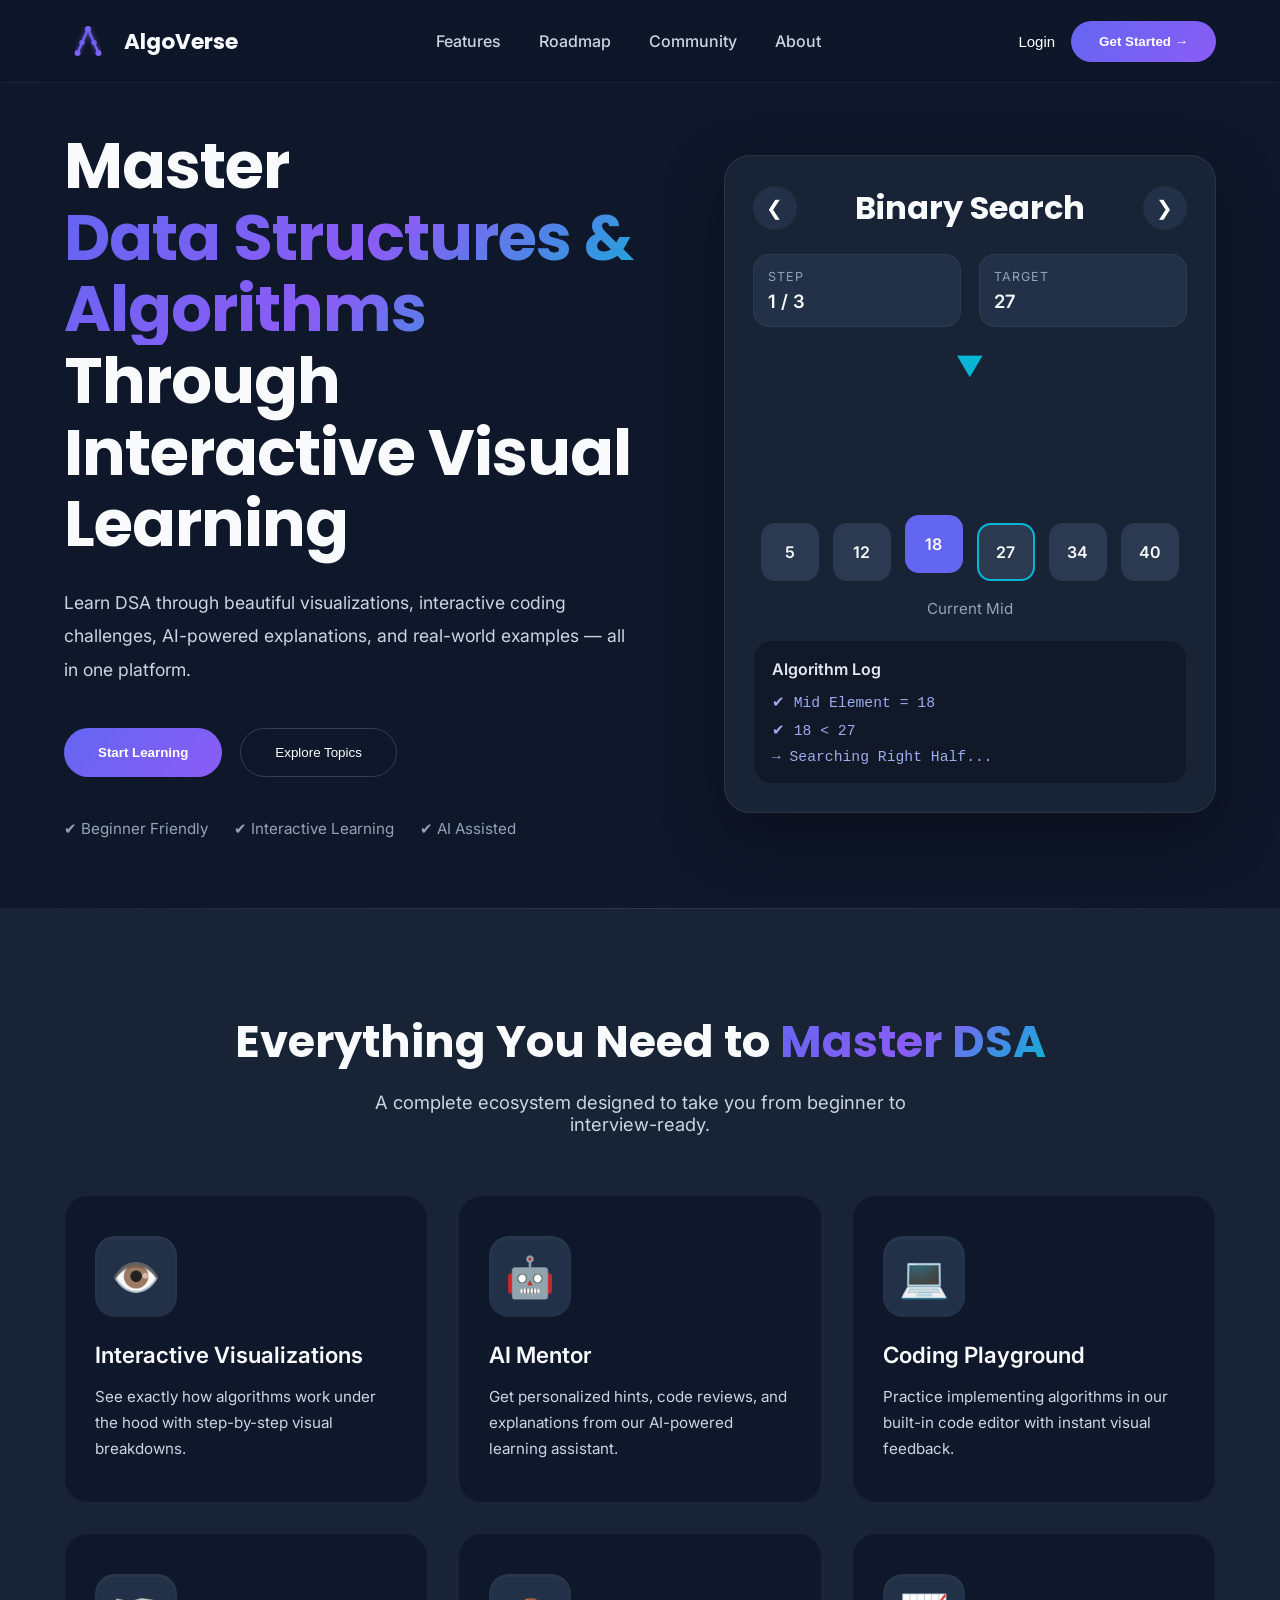
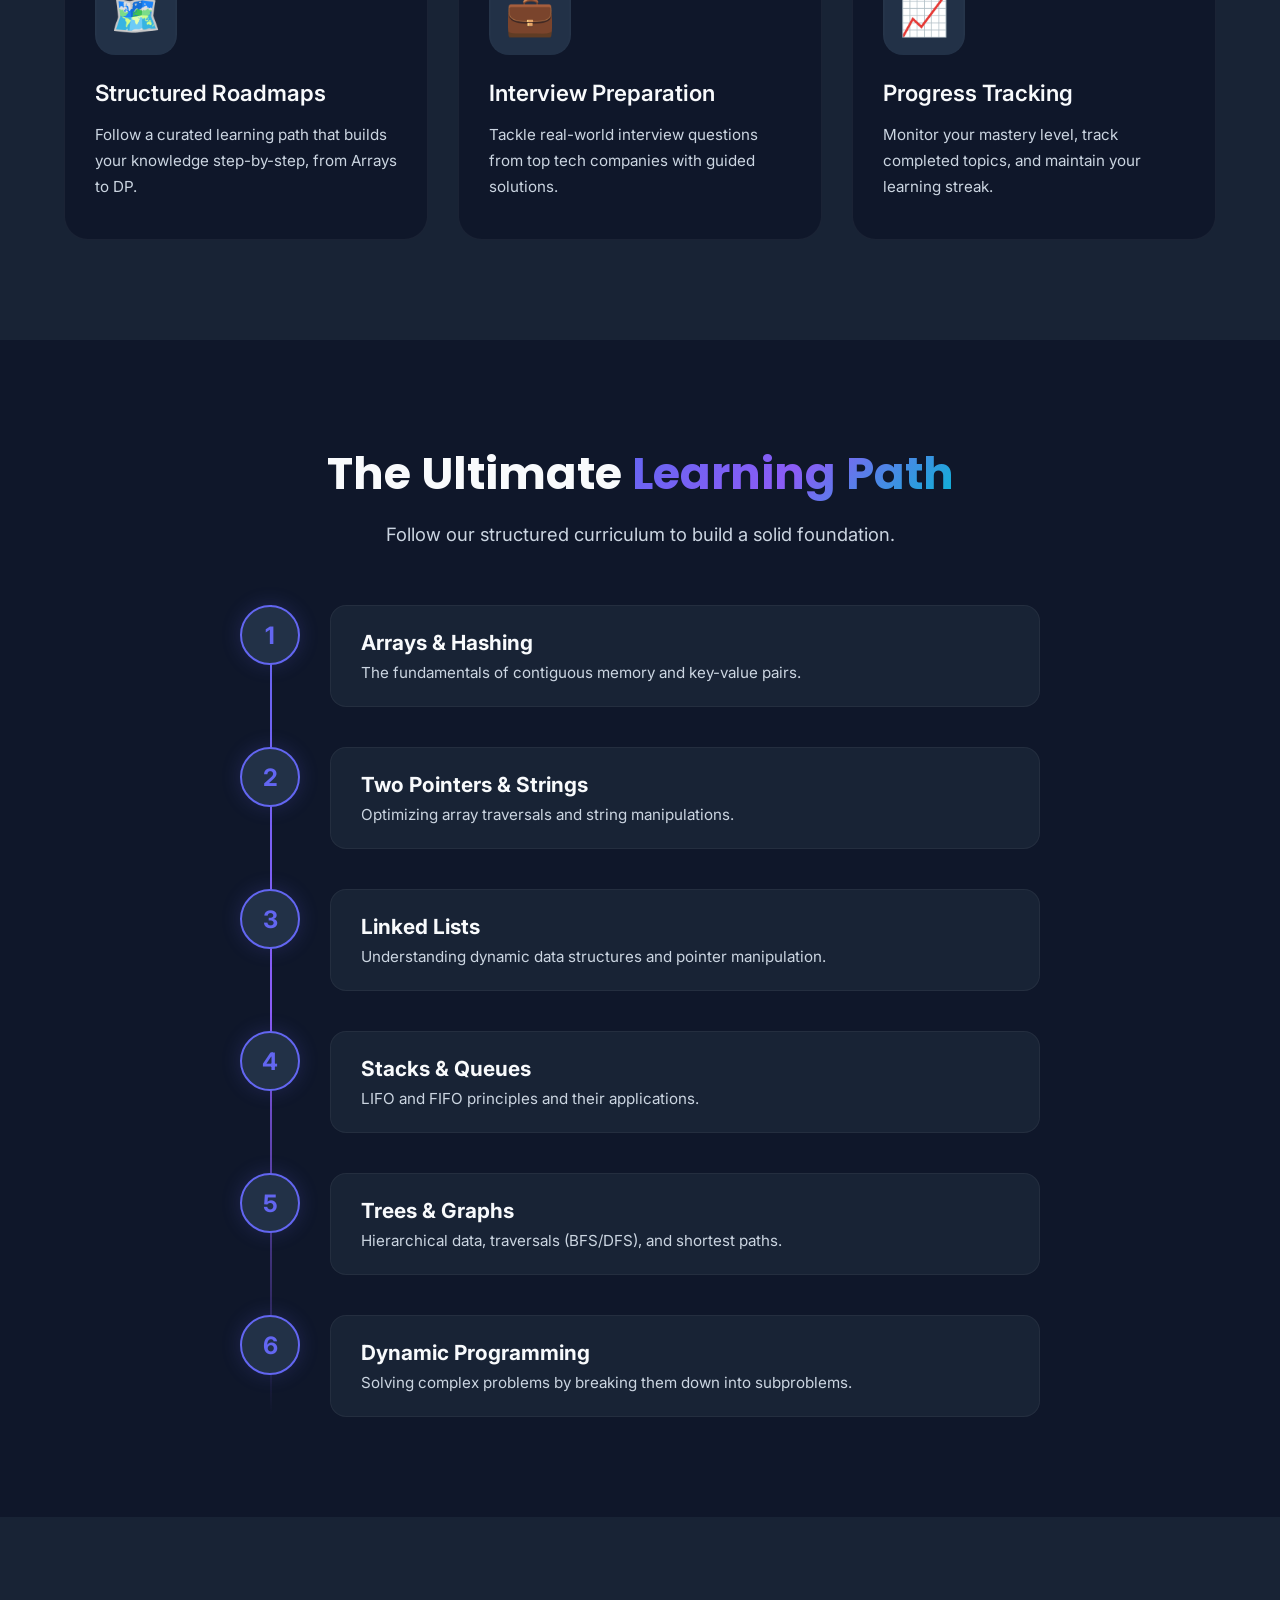
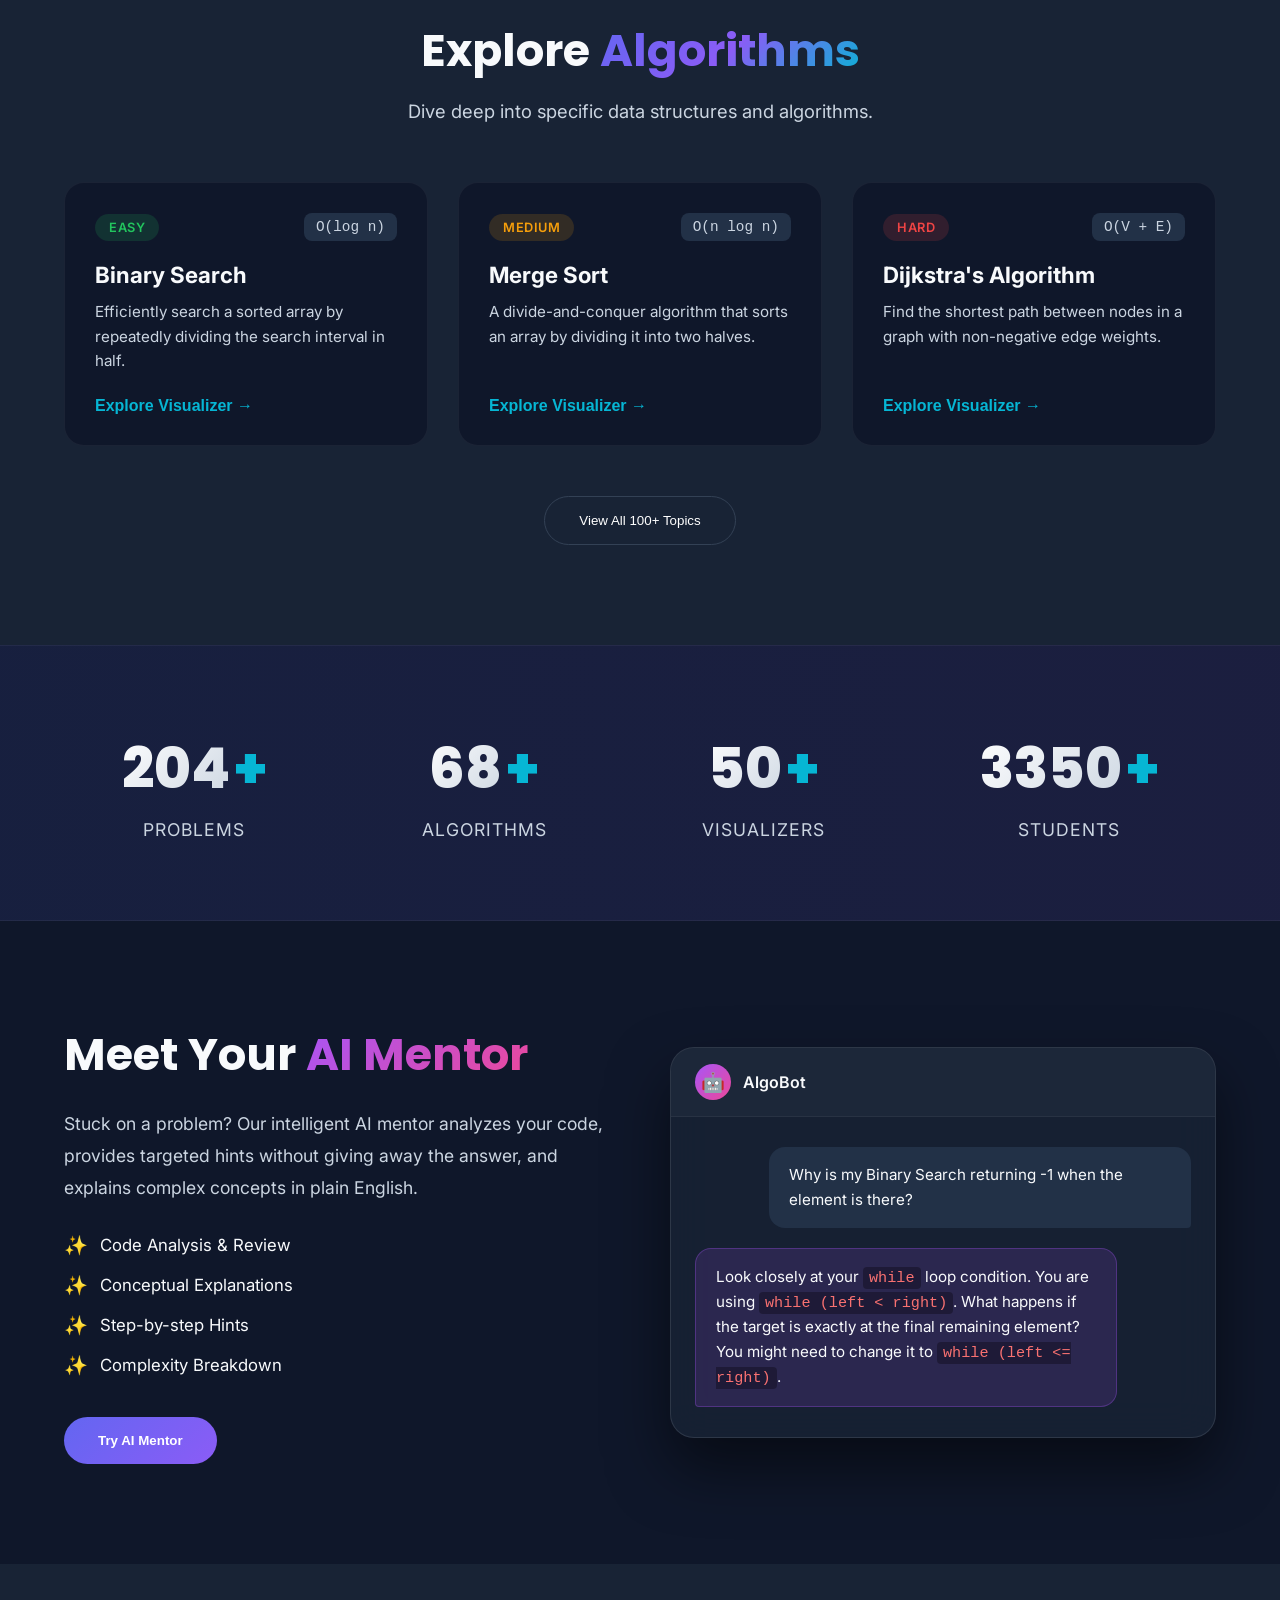
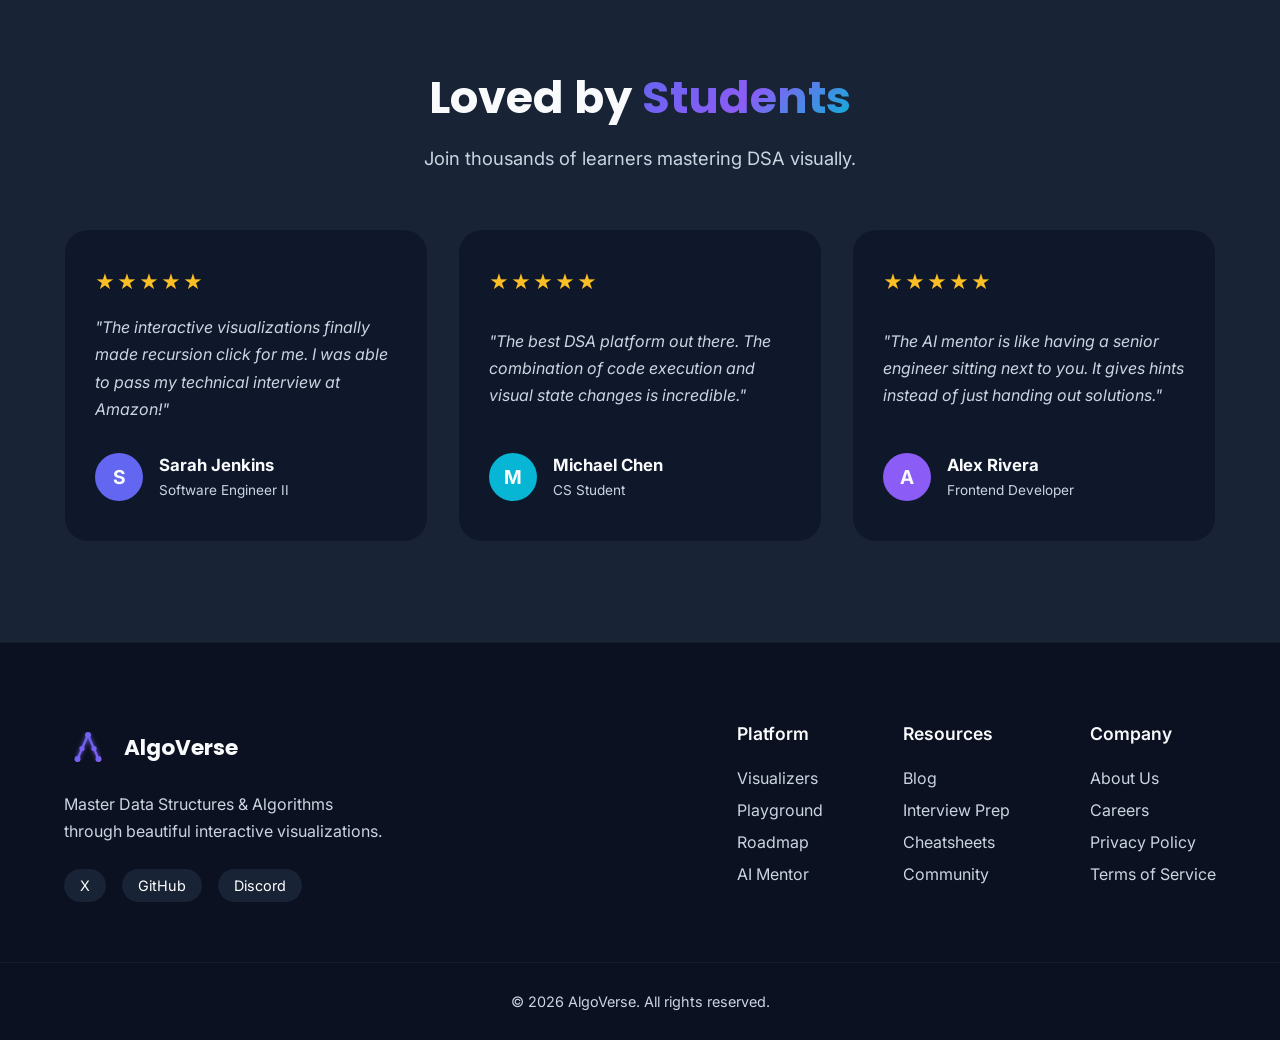
<file: frontend/index.html>
<!DOCTYPE html>
<html lang="en">

<head>

    <meta charset="UTF-8">
    <meta name="viewport" content="width=device-width, initial-scale=1.0">

    <title>AlgoVerse | Learn DSA Visually</title>

    <link rel="icon" type="image/svg+xml" href="assets/favicon.svg">

    <!-- Google Fonts -->

    <link rel="preconnect" href="https://fonts.googleapis.com">

    <link rel="preconnect" href="https://fonts.gstatic.com" crossorigin>

    <link href="https://fonts.googleapis.com/css2?family=Inter:wght@300;400;500;600;700&family=Poppins:wght@500;600;700;800&display=swap" rel="stylesheet">

    <link rel="stylesheet" href="css/style.css">

</head>

<body>

    <!-- ===========================
            NAVBAR
    ============================ -->

    <nav class="navbar">

        <div class="container">

            <div class="logo">

                <img src="assets/logo.svg" alt="AlgoVerse Logo" class="logo-image">

                <span>AlgoVerse</span>

            </div>

            <ul class="nav-links">

                <li><a href="#">Features</a></li>

                <li><a href="#">Roadmap</a></li>

                <li><a href="#">Community</a></li>

                <li><a href="#">About</a></li>

            </ul>

            <div class="nav-buttons">

                <button class="login-btn">

                    Login

                </button>

                <button class="start-btn">

                    Get Started →

                </button>

            </div>

        </div>

    </nav>

    <!-- ===========================
            HERO
    ============================ -->

    <section class="hero">

        <div class="container hero-container">

            <!-- LEFT CONTENT -->

            <div class="hero-content">

                <h1>

                    Master

                    <span>Data Structures & Algorithms</span>

                    Through Interactive Visual Learning

                </h1>

                <p>

                    Learn DSA through beautiful visualizations,
                    interactive coding challenges,
                    AI-powered explanations,
                    and real-world examples —
                    all in one platform.

                </p>

                <div class="hero-buttons">

                    <button class="primary-btn">

                        Start Learning

                    </button>

                    <button class="secondary-btn" onclick="window.location.href='visualizer.html'">

                        Explore Topics

                    </button>

                </div>

                <div class="hero-features">

                    <span>✔ Beginner Friendly</span>

                    <span>✔ Interactive Learning</span>

                    <span>✔ AI Assisted</span>

                </div>

            </div>

            <!-- RIGHT DEMO -->

            <div class="hero-preview">

                <div class="preview-card">
                    <div id="demoContent">

                    <!-- HEADER -->

                    <div class="algorithm-switcher">

                        <button id="prevAlgo" class="algo-arrow">

                            ❮

                        </button>

                        <h2 id="algorithmTitle">

                            Binary Search

                        </h2>

                        <button id="nextAlgo" class="algo-arrow">

                            ❯

                        </button>

                    </div>
                    </div>
                    <!-- TOP INFO -->

                    <div class="demo-info">

                        <div class="info-box">

                            <span class="info-label">

                                STEP

                            </span>

                            <span id="stepNumber">

                                1 / 4

                            </span>

                        </div>

                        <div class="info-box">

                            <span class="info-label" id="infoTitle">

                                TARGET

                            </span>

                            <span id="infoValue">

                                27

                            </span>

                        </div>

                    </div>

                    <!-- VISUALIZATION -->

                    <div class="visualization">

                        <div class="pointer">

                            ▼

                        </div>

                        <div id="arrayContainer" class="array-row">

                        </div>

                        <div id="pointerLabel" class="pointer-label">

                            Current Mid

                        </div>

                    </div>

                    <!-- CONSOLE -->

                    <div class="console">

                        <div class="console-header">

                            <span>

                                Algorithm Log

                            </span>

                        </div>

                        <div class="console-output" id="consoleOutput">

                        </div>

                    </div>

                </div>

            </div>

        </div>

    </section>

    <!-- ===========================
            FEATURES
    ============================ -->

    <section class="features" id="features">
        <div class="container">
            <div class="section-header">
                <h2>Everything You Need to <span>Master DSA</span></h2>
                <p>A complete ecosystem designed to take you from beginner to interview-ready.</p>
            </div>
            <div class="features-grid">
                <div class="feature-card">
                    <div class="feature-icon">👁️</div>
                    <h3>Interactive Visualizations</h3>
                    <p>See exactly how algorithms work under the hood with step-by-step visual breakdowns.</p>
                </div>
                <div class="feature-card">
                    <div class="feature-icon">🤖</div>
                    <h3>AI Mentor</h3>
                    <p>Get personalized hints, code reviews, and explanations from our AI-powered learning assistant.</p>
                </div>
                <div class="feature-card">
                    <div class="feature-icon">💻</div>
                    <h3>Coding Playground</h3>
                    <p>Practice implementing algorithms in our built-in code editor with instant visual feedback.</p>
                </div>
                <div class="feature-card">
                    <div class="feature-icon">🗺️</div>
                    <h3>Structured Roadmaps</h3>
                    <p>Follow a curated learning path that builds your knowledge step-by-step, from Arrays to DP.</p>
                </div>
                <div class="feature-card">
                    <div class="feature-icon">💼</div>
                    <h3>Interview Preparation</h3>
                    <p>Tackle real-world interview questions from top tech companies with guided solutions.</p>
                </div>
                <div class="feature-card">
                    <div class="feature-icon">📈</div>
                    <h3>Progress Tracking</h3>
                    <p>Monitor your mastery level, track completed topics, and maintain your learning streak.</p>
                </div>
            </div>
        </div>
    </section>

    <!-- ===========================
            DSA ROADMAP
    ============================ -->

    <section class="roadmap-section" id="roadmap">
        <div class="container">
            <div class="section-header">
                <h2>The Ultimate <span>Learning Path</span></h2>
                <p>Follow our structured curriculum to build a solid foundation.</p>
            </div>
            <div class="roadmap-container">
                <div class="roadmap-node">
                    <div class="node-circle">1</div>
                    <div class="node-content">
                        <h3>Arrays & Hashing</h3>
                        <p>The fundamentals of contiguous memory and key-value pairs.</p>
                    </div>
                </div>
                <div class="roadmap-node">
                    <div class="node-circle">2</div>
                    <div class="node-content">
                        <h3>Two Pointers & Strings</h3>
                        <p>Optimizing array traversals and string manipulations.</p>
                    </div>
                </div>
                <div class="roadmap-node">
                    <div class="node-circle">3</div>
                    <div class="node-content">
                        <h3>Linked Lists</h3>
                        <p>Understanding dynamic data structures and pointer manipulation.</p>
                    </div>
                </div>
                <div class="roadmap-node">
                    <div class="node-circle">4</div>
                    <div class="node-content">
                        <h3>Stacks & Queues</h3>
                        <p>LIFO and FIFO principles and their applications.</p>
                    </div>
                </div>
                <div class="roadmap-node">
                    <div class="node-circle">5</div>
                    <div class="node-content">
                        <h3>Trees & Graphs</h3>
                        <p>Hierarchical data, traversals (BFS/DFS), and shortest paths.</p>
                    </div>
                </div>
                <div class="roadmap-node">
                    <div class="node-circle">6</div>
                    <div class="node-content">
                        <h3>Dynamic Programming</h3>
                        <p>Solving complex problems by breaking them down into subproblems.</p>
                    </div>
                </div>
            </div>
        </div>
    </section>

    <!-- ===========================
            TOPICS
    ============================ -->

    <section class="topics-section" id="topics">
        <div class="container">
            <div class="section-header">
                <h2>Explore <span>Algorithms</span></h2>
                <p>Dive deep into specific data structures and algorithms.</p>
            </div>
            <div class="topics-grid">
                <div class="topic-card">
                    <div class="topic-header">
                        <span class="difficulty easy">Easy</span>
                        <span class="time-complexity">O(log n)</span>
                    </div>
                    <h3>Binary Search</h3>
                    <p>Efficiently search a sorted array by repeatedly dividing the search interval in half.</p>
                    <button class="explore-btn" onclick="window.location.href='visualizer.html'">Explore Visualizer →</button>
                </div>
                <div class="topic-card">
                    <div class="topic-header">
                        <span class="difficulty medium">Medium</span>
                        <span class="time-complexity">O(n log n)</span>
                    </div>
                    <h3>Merge Sort</h3>
                    <p>A divide-and-conquer algorithm that sorts an array by dividing it into two halves.</p>
                    <button class="explore-btn" onclick="window.location.href='visualizer.html'">Explore Visualizer →</button>
                </div>
                <div class="topic-card">
                    <div class="topic-header">
                        <span class="difficulty hard">Hard</span>
                        <span class="time-complexity">O(V + E)</span>
                    </div>
                    <h3>Dijkstra's Algorithm</h3>
                    <p>Find the shortest path between nodes in a graph with non-negative edge weights.</p>
                    <button class="explore-btn" onclick="window.location.href='visualizer.html'">Explore Visualizer →</button>
                </div>
            </div>
            <div class="view-all-container">
                <button class="secondary-btn">View All 100+ Topics</button>
            </div>
        </div>
    </section>

    <!-- ===========================
            STATISTICS
    ============================ -->

    <section class="stats-section" id="stats">
        <div class="container stats-container">
            <div class="stat-box">
                <h3 class="counter" data-target="500">0</h3>
                <span class="plus">+</span>
                <p>Problems</p>
            </div>
            <div class="stat-box">
                <h3 class="counter" data-target="100">0</h3>
                <span class="plus">+</span>
                <p>Algorithms</p>
            </div>
            <div class="stat-box">
                <h3 class="counter" data-target="50">0</h3>
                <span class="plus">+</span>
                <p>Visualizers</p>
            </div>
            <div class="stat-box">
                <h3 class="counter" data-target="10000">0</h3>
                <span class="plus">+</span>
                <p>Students</p>
            </div>
        </div>
    </section>

    <!-- ===========================
            AI MENTOR PREVIEW
    ============================ -->

    <section class="ai-preview" id="ai-mentor">
        <div class="container ai-container">
            <div class="ai-content">
                <h2>Meet Your <span>AI Mentor</span></h2>
                <p>Stuck on a problem? Our intelligent AI mentor analyzes your code, provides targeted hints without giving away the answer, and explains complex concepts in plain English.</p>
                <ul class="ai-features">
                    <li><span class="ai-check">✨</span> Code Analysis & Review</li>
                    <li><span class="ai-check">✨</span> Conceptual Explanations</li>
                    <li><span class="ai-check">✨</span> Step-by-step Hints</li>
                    <li><span class="ai-check">✨</span> Complexity Breakdown</li>
                </ul>
                <button class="primary-btn">Try AI Mentor</button>
            </div>
            <div class="ai-visual">
                <div class="ai-chat-card">
                    <div class="chat-header">
                        <div class="ai-avatar">🤖</div>
                        <span>AlgoBot</span>
                    </div>
                    <div class="chat-body">
                        <div class="chat-msg user-msg">
                            <p>Why is my Binary Search returning -1 when the element is there?</p>
                        </div>
                        <div class="chat-msg ai-msg">
                            <p>Look closely at your <code>while</code> loop condition. You are using <code>while (left < right)</code>. What happens if the target is exactly at the final remaining element? You might need to change it to <code>while (left <= right)</code>.</p>
                        </div>
                    </div>
                </div>
            </div>
        </div>
    </section>

    <!-- ===========================
            TESTIMONIALS
    ============================ -->

    <section class="testimonials" id="community">
        <div class="container">
            <div class="section-header">
                <h2>Loved by <span>Students</span></h2>
                <p>Join thousands of learners mastering DSA visually.</p>
            </div>
            <div class="testimonials-grid">
                <div class="testimonial-card">
                    <div class="rating">★★★★★</div>
                    <p>"The interactive visualizations finally made recursion click for me. I was able to pass my technical interview at Amazon!"</p>
                    <div class="user-info">
                        <div class="user-avatar" style="background: var(--primary);">S</div>
                        <div>
                            <h4>Sarah Jenkins</h4>
                            <span>Software Engineer II</span>
                        </div>
                    </div>
                </div>
                <div class="testimonial-card">
                    <div class="rating">★★★★★</div>
                    <p>"The best DSA platform out there. The combination of code execution and visual state changes is incredible."</p>
                    <div class="user-info">
                        <div class="user-avatar" style="background: var(--accent);">M</div>
                        <div>
                            <h4>Michael Chen</h4>
                            <span>CS Student</span>
                        </div>
                    </div>
                </div>
                <div class="testimonial-card">
                    <div class="rating">★★★★★</div>
                    <p>"The AI mentor is like having a senior engineer sitting next to you. It gives hints instead of just handing out solutions."</p>
                    <div class="user-info">
                        <div class="user-avatar" style="background: var(--secondary);">A</div>
                        <div>
                            <h4>Alex Rivera</h4>
                            <span>Frontend Developer</span>
                        </div>
                    </div>
                </div>
            </div>
        </div>
    </section>

    <!-- ===========================
            FOOTER
    ============================ -->

    <footer class="footer">
        <div class="container footer-container">
            <div class="footer-brand">
                <div class="logo">
                    <img src="assets/logo.svg" alt="AlgoVerse Logo" class="logo-image" onerror="this.src='data:image/svg+xml;utf8,<svg xmlns=\'http://www.w3.org/2000/svg\' width=\'48\' height=\'48\'><circle cx=\'24\' cy=\'24\' r=\'24\' fill=\'%236366F1\'/></svg>'">
                    <span>AlgoVerse</span>
                </div>
                <p>Master Data Structures & Algorithms through beautiful interactive visualizations.</p>
                <div class="social-links">
                    <a href="#">X</a>
                    <a href="#">GitHub</a>
                    <a href="#">Discord</a>
                </div>
            </div>
            <div class="footer-links">
                <div class="link-column">
                    <h4>Platform</h4>
                    <a href="visualizer.html">Visualizers</a>
                    <a href="playground.html">Playground</a>
                    <a href="#">Roadmap</a>
                    <a href="playground.html">AI Mentor</a>
                </div>
                <div class="link-column">
                    <h4>Resources</h4>
                    <a href="#">Blog</a>
                    <a href="#">Interview Prep</a>
                    <a href="#">Cheatsheets</a>
                    <a href="#">Community</a>
                </div>
                <div class="link-column">
                    <h4>Company</h4>
                    <a href="#">About Us</a>
                    <a href="#">Careers</a>
                    <a href="#">Privacy Policy</a>
                    <a href="#">Terms of Service</a>
                </div>
            </div>
        </div>
        <div class="footer-bottom">
            <p>&copy; 2026 AlgoVerse. All rights reserved.</p>
        </div>
    </footer>

    <!-- ===========================
            SCRIPTS
    ============================ -->

    <script src="js/data/algorithms.js"></script>

    <script src="js/algorithms/binarySearch.js"></script>
    <script src="js/algorithms/bubbleSort.js"></script>

    <script src="js/ui/hero.js"></script>
    <script src="js/ui/stats.js"></script>

    <script src="js/script.js"></script>

</body>

</html>
</file>
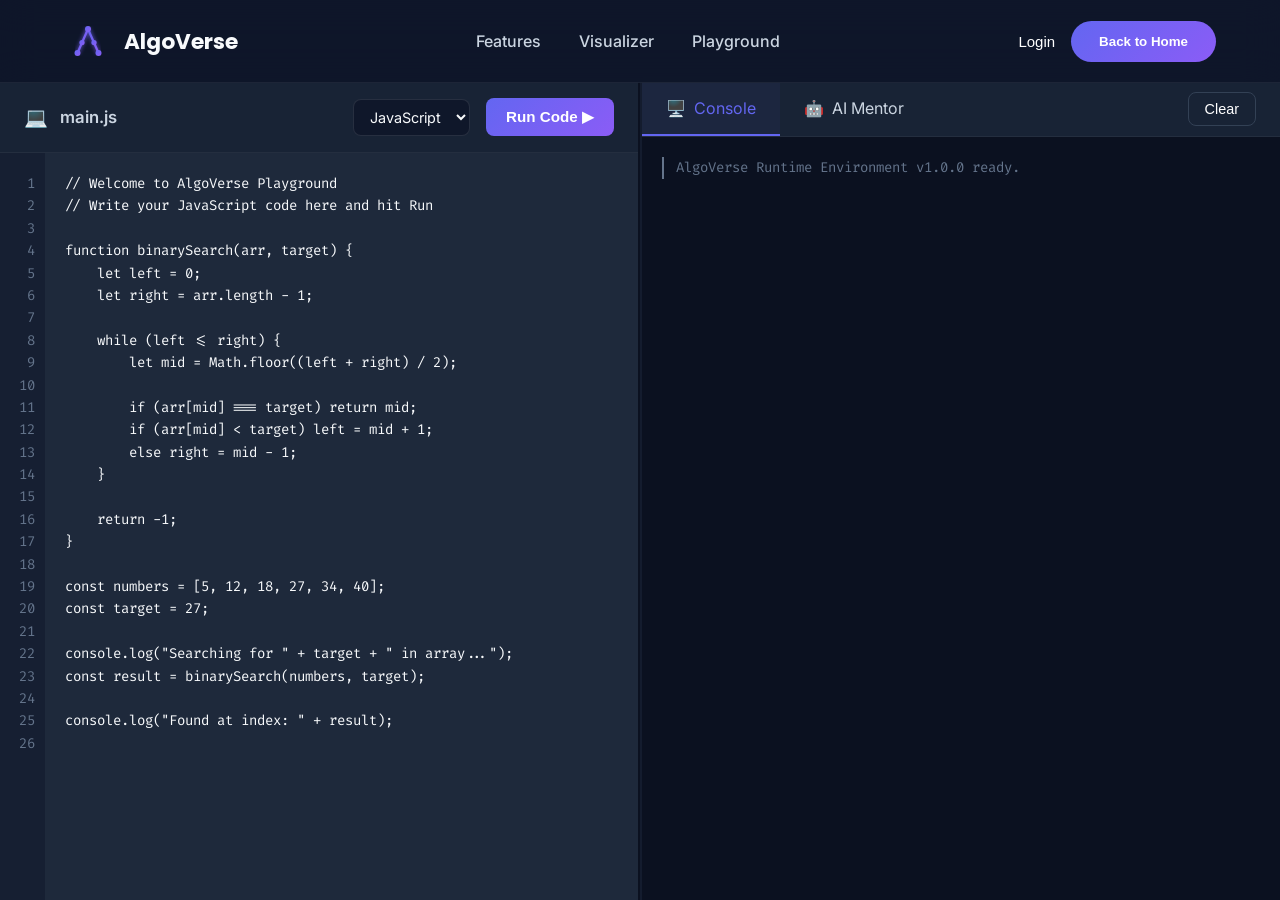
<file: frontend/playground.html>
<!DOCTYPE html>
<html lang="en">
<head>
    <meta charset="UTF-8">
    <meta name="viewport" content="width=device-width, initial-scale=1.0">
    <title>AlgoVerse | Coding Playground</title>
    <link rel="icon" type="image/svg+xml" href="assets/favicon.svg">
    <!-- Google Fonts -->
    <link rel="preconnect" href="https://fonts.googleapis.com">
    <link rel="preconnect" href="https://fonts.gstatic.com" crossorigin>
    <link href="https://fonts.googleapis.com/css2?family=Inter:wght@300;400;500;600;700&family=Poppins:wght@500;600;700;800&family=Fira+Code:wght@400;500&display=swap" rel="stylesheet">
    <link rel="stylesheet" href="css/style.css">
    <link rel="stylesheet" href="css/playground.css">
</head>
<body>
    <!-- ===========================
            NAVBAR
    ============================ -->
    <nav class="navbar">
        <div class="container">
            <div class="logo" onclick="window.location.href='index.html'">
                <img src="assets/logo.svg" alt="AlgoVerse Logo" class="logo-image" onerror="this.src='data:image/svg+xml;utf8,<svg xmlns=\'http://www.w3.org/2000/svg\' width=\'48\' height=\'48\'><circle cx=\'24\' cy=\'24\' r=\'24\' fill=\'%236366F1\'/></svg>'">
                <span>AlgoVerse</span>
            </div>
            <ul class="nav-links">
                <li><a href="index.html#features">Features</a></li>
                <li><a href="visualizer.html">Visualizer</a></li>
                <li><a href="#" class="active">Playground</a></li>
            </ul>
            <div class="nav-buttons">
                <button class="login-btn">Login</button>
                <button class="start-btn" onclick="window.location.href='index.html'">Back to Home</button>
            </div>
        </div>
    </nav>

    <!-- ===========================
            PLAYGROUND WORKSPACE
    ============================ -->
    <div class="playground-workspace">
        
        <!-- LEFT PANE: EDITOR -->
        <div class="pane editor-pane">
            <div class="pane-header">
                <div class="pane-title">
                    <span class="icon">💻</span>
                    <h3>main.js</h3>
                </div>
                <div class="editor-controls">
                    <select class="language-select">
                        <option value="javascript">JavaScript</option>
                    </select>
                    <button id="btnRun" class="primary-btn run-btn">Run Code ▶</button>
                </div>
            </div>
            <div class="editor-container">
                <div class="line-numbers" id="lineNumbers">1</div>
                <textarea id="codeEditor" class="code-editor" spellcheck="false" placeholder="Write your JavaScript code here..."></textarea>
            </div>
        </div>

        <!-- RIGHT PANE: OUTPUT & AI -->
        <div class="pane output-pane">
            <div class="pane-header tabs-header">
                <div class="tab-buttons">
                    <button class="tab-btn active" data-target="consoleView">
                        <span class="icon">🖥️</span> Console
                    </button>
                    <button class="tab-btn" data-target="aiView">
                        <span class="icon">🤖</span> AI Mentor
                    </button>
                </div>
                <button id="btnClear" class="secondary-btn clear-btn">Clear</button>
            </div>
            
            <!-- CONSOLE VIEW -->
            <div class="console-container tab-content active" id="consoleView">
                <div class="console-msg system">AlgoVerse Runtime Environment v1.0.0 ready.</div>
            </div>

            <!-- AI MENTOR VIEW -->
            <div class="ai-chat-container tab-content" id="aiView" style="display: none;">
                <div class="chat-history" id="chatHistory">
                    <div class="chat-msg ai-msg">
                        <p>Hi! I'm AlgoBot, your personal AI Mentor. Ask me a question about your code or algorithms!</p>
                    </div>
                </div>
                <div class="chat-input-area">
                    <input type="text" id="aiInput" placeholder="Ask a question... (e.g. Can you review this code?)">
                    <button id="btnSendAI" class="primary-btn">Send</button>
                </div>
            </div>
        </div>

    </div>

    <!-- ===========================
            SCRIPTS
    ============================ -->
    <script src="js/ui/playground.js"></script>
    <script src="js/ui/aiMentor.js"></script>
</body>
</html>
</file>
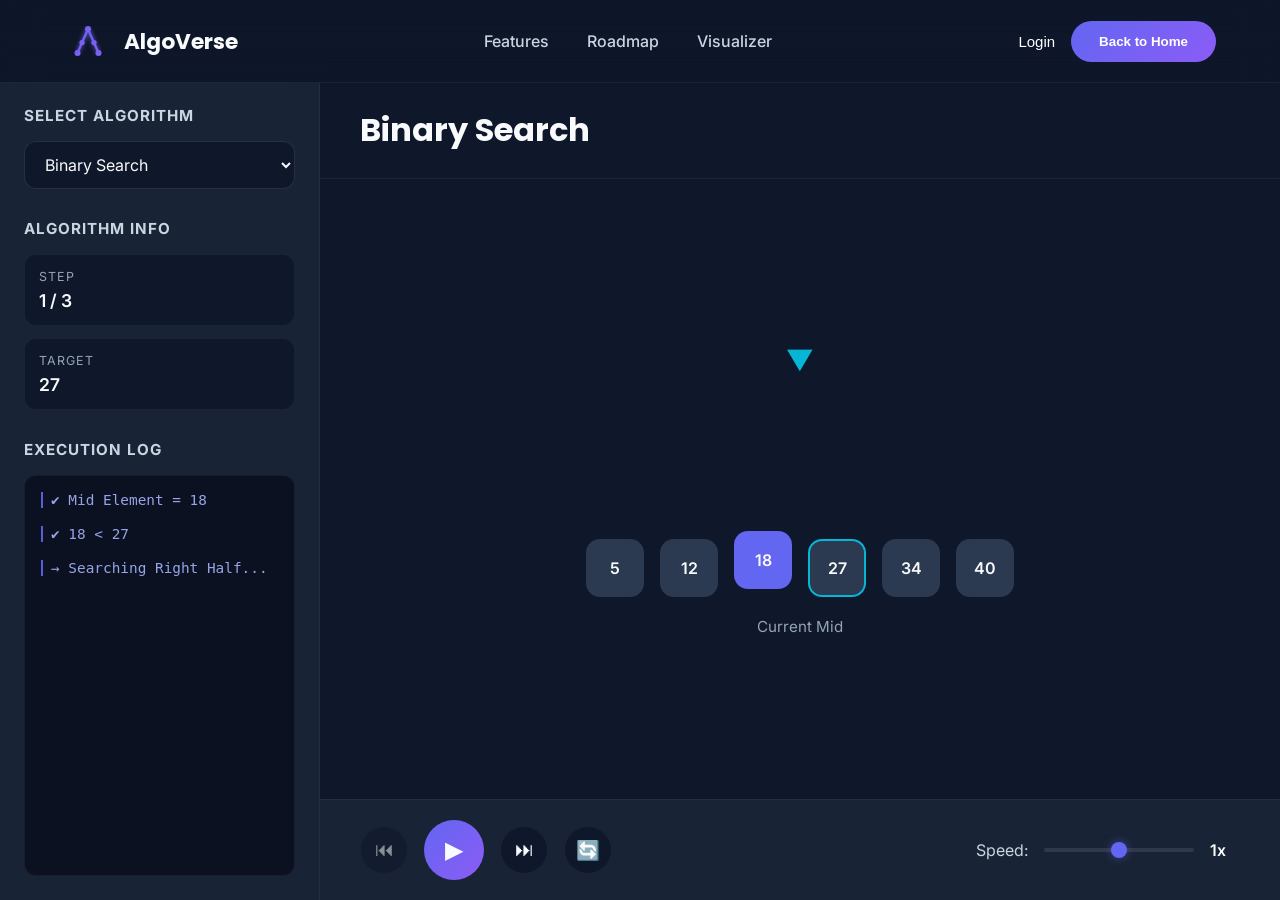
<file: frontend/visualizer.html>
<!DOCTYPE html>
<html lang="en">
<head>
    <meta charset="UTF-8">
    <meta name="viewport" content="width=device-width, initial-scale=1.0">
    <title>AlgoVerse | Visualizer</title>
    <link rel="icon" type="image/svg+xml" href="assets/favicon.svg">
    <!-- Google Fonts -->
    <link rel="preconnect" href="https://fonts.googleapis.com">
    <link rel="preconnect" href="https://fonts.gstatic.com" crossorigin>
    <link href="https://fonts.googleapis.com/css2?family=Inter:wght@300;400;500;600;700&family=Poppins:wght@500;600;700;800&display=swap" rel="stylesheet">
    <link rel="stylesheet" href="css/style.css">
    <link rel="stylesheet" href="css/visualizer.css">
</head>
<body>
    <!-- ===========================
            NAVBAR
    ============================ -->
    <nav class="navbar">
        <div class="container">
            <div class="logo" onclick="window.location.href='index.html'">
                <img src="assets/logo.svg" alt="AlgoVerse Logo" class="logo-image" onerror="this.src='data:image/svg+xml;utf8,<svg xmlns=\'http://www.w3.org/2000/svg\' width=\'48\' height=\'48\'><circle cx=\'24\' cy=\'24\' r=\'24\' fill=\'%236366F1\'/></svg>'">
                <span>AlgoVerse</span>
            </div>
            <ul class="nav-links">
                <li><a href="index.html#features">Features</a></li>
                <li><a href="index.html#roadmap">Roadmap</a></li>
                <li><a href="#" class="active">Visualizer</a></li>
            </ul>
            <div class="nav-buttons">
                <button class="login-btn">Login</button>
                <button class="start-btn" onclick="window.location.href='index.html'">Back to Home</button>
            </div>
        </div>
    </nav>

    <!-- ===========================
            VISUALIZER WORKSPACE
    ============================ -->
    <div class="visualizer-workspace">
        
        <!-- SIDEBAR / CONTROLS -->
        <div class="sidebar">
            <div class="sidebar-section">
                <h3>Select Algorithm</h3>
                <select id="algoSelect" class="custom-select">
                    <option value="binary">Binary Search</option>
                    <option value="bubble">Bubble Sort</option>
                </select>
            </div>

            <div class="sidebar-section">
                <h3>Algorithm Info</h3>
                <div class="info-grid">
                    <div class="info-box">
                        <span class="info-label">STEP</span>
                        <span id="stepNumber">0 / 0</span>
                    </div>
                    <div class="info-box">
                        <span class="info-label" id="infoTitle">TARGET</span>
                        <span id="infoValue">-</span>
                    </div>
                </div>
            </div>

            <div class="sidebar-section console-wrapper">
                <h3>Execution Log</h3>
                <div class="console">
                    <div class="console-output" id="consoleOutput">
                        <p>Loading algorithm...</p>
                    </div>
                </div>
            </div>
        </div>

        <!-- MAIN CANVAS -->
        <div class="main-canvas">
            <div class="canvas-header">
                <h2 id="algorithmTitle">Binary Search</h2>
            </div>
            
            <div class="visualization-area">
                <div class="pointer" id="visualPointer">▼</div>
                <div id="arrayContainer" class="array-container">
                    <!-- Dynamic Elements Go Here -->
                </div>
                <div id="pointerLabel" class="pointer-label">Starting...</div>
            </div>

            <!-- PLAYBACK CONTROLS -->
            <div class="playback-controls">
                <div class="playback-buttons">
                    <button id="btnPrev" class="control-btn" title="Previous Step">⏮</button>
                    <button id="btnPlay" class="control-btn play-btn" title="Play/Pause">▶</button>
                    <button id="btnNext" class="control-btn" title="Next Step">⏭</button>
                    <button id="btnReset" class="control-btn" title="Reset">🔄</button>
                </div>
                <div class="speed-control">
                    <span>Speed:</span>
                    <input type="range" id="speedSlider" min="1" max="5" value="3">
                    <span id="speedValue">1x</span>
                </div>
            </div>
        </div>
    </div>

    <!-- ===========================
            SCRIPTS
    ============================ -->
    <script src="js/data/algorithms.js"></script>
    <script src="js/algorithms/binarySearch.js"></script>
    <script src="js/algorithms/bubbleSort.js"></script>
    <script src="js/ui/visualizer.js"></script>
</body>
</html>
</file>
<file: frontend/css/style.css>
/* ==================================================
                GOOGLE FONTS & RESET
================================================== */

*{
    margin:0;
    padding:0;
    box-sizing:border-box;
}

html{

    scroll-behavior:smooth;

}

body{

    font-family:'Inter',sans-serif;

    background:#0F172A;

    color:#F8FAFC;

    overflow-x:hidden;

}

/* ==================================================
                DESIGN SYSTEM
================================================== */

:root{

    --bg:#0F172A;

    --surface:#182335;

    --surface-light:#223147;

    --primary:#6366F1;

    --secondary:#8B5CF6;

    --accent:#06B6D4;

    --success:#22C55E;

    --danger:#EF4444;

    --text:#F8FAFC;

    --text-light:#CBD5E1;

    --border:#334155;

    --shadow:
        0 18px 50px rgba(0,0,0,.35);

    --radius:20px;

    --transition:.35s ease;

}

/* ==================================================
                    CONTAINER
================================================== */

.container{

    width:min(90%,1300px);

    margin:auto;

}

/* ==================================================
                    NAVBAR
================================================== */

.navbar{

    position:fixed;

    top:0;

    left:0;

    width:100%;

    z-index:1000;

    backdrop-filter:blur(18px);

    background:rgba(15,23,42,.78);

    border-bottom:1px solid rgba(255,255,255,.06);

}

.navbar .container{

    height:82px;

    display:flex;

    justify-content:space-between;

    align-items:center;

}

/* ==================================================
                        LOGO
================================================== */

.logo{

    display:flex;

    align-items:center;

    gap:12px;

    cursor:pointer;

}

.logo-image{

    width:48px;

    transition:var(--transition);

}

.logo:hover .logo-image{

    transform:rotate(-10deg) scale(1.12);

    filter:drop-shadow(0 0 10px rgba(99,102,241,.6));

}

.logo span{

    font-family:'Poppins',sans-serif;

    font-size:1.35rem;

    font-weight:700;

}

/* ==================================================
                    NAVIGATION
================================================== */

.nav-links{

    display:flex;

    list-style:none;

    gap:38px;

}

.nav-links a{

    text-decoration:none;

    color:var(--text-light);

    font-weight:500;

    transition:var(--transition);

    position:relative;

}

.nav-links a:hover{

    color:white;
    transform:translateY(-2px);

}

.nav-links a::after{

    content:"";

    position:absolute;

    left:0;

    bottom:-8px;

    width:0;

    height:2px;

    border-radius:50px;

    background:linear-gradient(
        to right,
        var(--primary),
        var(--accent)
    );

    transition:.3s;

}

.nav-links a:hover::after{

    width:100%;

}

/* ==================================================
                    NAV BUTTONS
================================================== */

.nav-buttons{

    display:flex;

    gap:16px;

}

.login-btn{

    border:none;

    background:none;

    color:white;

    font-size:15px;

    cursor:pointer;

}

.start-btn{

    border:none;

    cursor:pointer;

    color:white;

    padding:13px 28px;

    border-radius:999px;

    font-weight:600;

    background:linear-gradient(
        135deg,
        var(--primary),
        var(--secondary)
    );

    transition:var(--transition);

}

.start-btn:hover{

    transform:translateY(-3px);

    box-shadow:
    0 14px 38px rgba(99,102,241,.4);

}

/* ==================================================
                    HERO SECTION
================================================== */

.hero{

    min-height:100vh;

    display:flex;

    align-items:center;

    padding:130px 0 70px;

}

/* ==================================================
                    HERO GRID
================================================== */

.hero-container{

    display:grid;

    grid-template-columns:1.1fr .95fr;

    align-items:center;

    gap:90px;

}

/* ==================================================
                    LEFT CONTENT
================================================== */

.hero-content{

    max-width:650px;

}

.hero-content h1{

    font-family:'Poppins',sans-serif;

    font-size:4rem;

    line-height:1.12;

    margin-bottom:26px;

    letter-spacing:-1px;

}

.hero-content h1 span{

    display:block;

    background:linear-gradient(
        135deg,
        #6366F1,
        #8B5CF6,
        #06B6D4
    );

    -webkit-background-clip:text;

    -webkit-text-fill-color:transparent;

}

.hero-content p{

    font-size:1.1rem;

    line-height:1.9;

    color:var(--text-light);

    margin-bottom:42px;

}

/* ==================================================
                    HERO BUTTONS
================================================== */

.hero-buttons{

    display:flex;

    gap:18px;

}

.primary-btn{

    border:none;

    cursor:pointer;

    color:white;

    padding:16px 34px;

    border-radius:999px;

    font-weight:600;

    background:linear-gradient(
        135deg,
        var(--primary),
        var(--secondary)
    );

    transition:var(--transition);

}

.primary-btn:hover{

    transform:translateY(-4px) scale(1.03);

    box-shadow:0 18px 45px rgba(99,102,241,.45);

}

.secondary-btn{

    border:1px solid var(--border);

    background:transparent;

    color:white;

    cursor:pointer;

    padding:16px 34px;

    border-radius:999px;

    transition:var(--transition);

}

.secondary-btn:hover{

    background:var(--surface);

    transform:translateY(-4px);

}

/* ==================================================
                    FEATURES
================================================== */

.hero-features{

    display:flex;

    flex-wrap:wrap;

    gap:26px;

    margin-top:42px;

    color:#94A3B8;

    font-size:.95rem;

}

/* ==================================================
                    RIGHT SIDE
================================================== */

.hero-preview{

    display:flex;

    justify-content:center;

    align-items:center;

    position:relative;

}

/* ==================================================
                INTERACTIVE DEMO CARD
================================================== */

.preview-card{

    width:100%;

    max-width:560px;

    min-height:640px;

    background:#182335;

    border:1px solid rgba(255,255,255,.08);

    border-radius:26px;

    box-shadow:0 22px 60px rgba(0,0,0,.35);

    padding:28px;

    display:flex;

    flex-direction:column;

    gap:22px;

    transition:.35s ease;

    position:relative;

    overflow:hidden;

}

.preview-card:hover{

    transform:translateY(-8px);

}

/* ===========================
        HEADER
=========================== */

.algorithm-switcher{

    display:flex;

    justify-content:center;

    align-items:center;

    gap:20px;

}

.algorithm-switcher h2{

    flex:1;

    text-align:center;

    font-size:2rem;

    font-weight:700;

    font-family:'Poppins',sans-serif;

}

.algo-arrow{

    width:44px;

    height:44px;

    border:none;

    border-radius:50%;

    cursor:pointer;

    background:#223147;

    color:white;

    font-size:20px;

    transition:.3s;

}

.algo-arrow:hover{

    background:linear-gradient(
        135deg,
        var(--primary),
        var(--secondary)
    );

}

/* ===========================
        INFO BOXES
=========================== */

.demo-info{

    display:grid;

    grid-template-columns:1fr 1fr;

    gap:18px;

}

.info-box{

    background:#223147;

    border:1px solid rgba(255,255,255,.05);

    border-radius:16px;

    padding:14px;

    display:flex;

    flex-direction:column;

    gap:6px;

}

.info-label{

    font-size:.78rem;

    color:#94A3B8;

    letter-spacing:1px;

}

.info-box span:last-child{

    font-size:1.15rem;

    font-weight:600;

}

/* ===========================
        VISUALIZATION
=========================== */

.visualization{

    flex:1;

    display:flex;

    flex-direction:column;

    justify-content:center;

    align-items:center;

    gap:18px;

}

.pointer{

    font-size:28px;

    color:var(--accent);

    animation:pointerFloat 2s ease-in-out infinite;

}

@keyframes pointerFloat{

    0%{

        transform:translateY(0px);

    }

    50%{

        transform:translateY(-6px);

    }

    100%{

        transform:translateY(0px);

    }

}

.array-row{

    display:flex;

    justify-content:center;

    align-items:flex-end;

    gap:14px;

    min-height:180px;

}

.array-item{

    width:58px;

    height:58px;

    display:flex;

    justify-content:center;

    align-items:center;

    border-radius:14px;

    background:#2B3A50;

    transition:.35s;

    font-weight:600;

}

.array-item.active{

    background:var(--primary);

    transform:translateY(-8px);

}

.array-item.target{

    border:2px solid var(--accent);

}

.pointer-label{

    color:#94A3B8;

    font-size:.95rem;

}

/* ===========================
        CONSOLE
=========================== */

.console{

    background:#111827;

    border-radius:18px;

    padding:18px;

    border:1px solid rgba(255,255,255,.05);

}

.console-header{

    font-weight:600;

    margin-bottom:14px;

    color:#E2E8F0;

}

.console-output{

    display:flex;

    flex-direction:column;

    gap:10px;

    font-family:monospace;

    color:#A5B4FC;

    font-size:.92rem;

}

.console-output p{

    opacity:.95;

}

/* ===========================
        BUBBLE SORT
=========================== */

.bar{

    width:50px;

    border-radius:12px 12px 0 0;

    background:linear-gradient(
        to top,
        var(--primary),
        var(--secondary)
    );

    position:relative;

    transition:.45s;

    display:flex;

    justify-content:center;

}

.bar span{

    position:absolute;

    top:-28px;

    color:white;

    font-weight:600;

}

.bar.active{

    background:var(--accent);

}

.bar.target{

    outline:3px solid white;

}

/*==================================================
                HERO ANIMATIONS
==================================================*/

.hero-content{

    opacity:0;

    transform:translateX(-60px);

    animation:heroContent .9s ease forwards;

}

.preview-card{

    opacity:0;

    transform:translateX(60px);

    animation:heroCard 1s ease .2s forwards;

}

@keyframes heroContent{

    from{

        opacity:0;

        transform:translateX(-60px);

    }

    to{

        opacity:1;

        transform:translateX(0);

    }

}

@keyframes heroCard{

    from{

        opacity:0;

        transform:translateX(60px);

    }

    to{

        opacity:1;

        transform:translateX(0);

    }

}

.preview-card{

    transition:
        opacity .35s ease,
        transform .35s ease,
        box-shadow .35s ease;

}

#demoContent{

    transition:
        opacity .35s ease,
        transform .35s ease;

}

/*=========================================
        BUBBLE SORT SWAP ANIMATION
=========================================*/

.bar{

    transition:
        height .45s ease,
        transform .45s ease,
        background .35s ease;

}

.bar.swap{

    animation:swapBar .55s ease;

}

@keyframes swapBar{

    0%{

        transform:translateY(0);

    }

    35%{

        transform:translateY(-18px);

    }

    70%{

        transform:translateY(-18px);

    }

    100%{

        transform:translateY(0);

    }

}

/* =========================================
        GLOBAL SECTION STYLES
========================================= */

section {
    padding: 100px 0;
}

.section-header {
    text-align: center;
    margin-bottom: 60px;
}

.section-header h2 {
    font-family: 'Poppins', sans-serif;
    font-size: 2.8rem;
    margin-bottom: 16px;
}

.section-header h2 span {
    background: linear-gradient(135deg, var(--primary), var(--secondary), var(--accent));
    -webkit-background-clip: text;
    -webkit-text-fill-color: transparent;
}

.section-header p {
    color: var(--text-light);
    font-size: 1.15rem;
    max-width: 600px;
    margin: 0 auto;
}

/* =========================================
        FEATURES SECTION
========================================= */

.features {
    background: var(--surface);
    position: relative;
}

.features::before {
    content: '';
    position: absolute;
    top: 0; left: 0; width: 100%; height: 1px;
    background: linear-gradient(90deg, transparent, rgba(255,255,255,0.1), transparent);
}

.features-grid {
    display: grid;
    grid-template-columns: repeat(auto-fit, minmax(320px, 1fr));
    gap: 30px;
}

.feature-card {
    background: var(--bg);
    border: 1px solid rgba(255,255,255,0.05);
    border-radius: 24px;
    padding: 40px 30px;
    transition: var(--transition);
}

.feature-card:hover {
    transform: translateY(-8px);
    border-color: rgba(99,102,241,0.3);
    box-shadow: 0 20px 40px rgba(0,0,0,0.4);
}

.feature-icon {
    font-size: 2.5rem;
    margin-bottom: 24px;
    display: inline-block;
    padding: 16px;
    background: var(--surface-light);
    border-radius: 20px;
    box-shadow: inset 0 2px 4px rgba(255,255,255,0.05);
}

.feature-card h3 {
    font-size: 1.4rem;
    margin-bottom: 16px;
    font-weight: 600;
}

.feature-card p {
    color: var(--text-light);
    line-height: 1.7;
    font-size: 0.95rem;
}

/* =========================================
        DSA ROADMAP SECTION
========================================= */

.roadmap-section {
    background: var(--bg);
}

.roadmap-container {
    max-width: 800px;
    margin: 0 auto;
    display: flex;
    flex-direction: column;
    gap: 40px;
    position: relative;
}

.roadmap-container::before {
    content: '';
    position: absolute;
    left: 30px;
    top: 0;
    bottom: 0;
    width: 2px;
    background: linear-gradient(to bottom, var(--primary), var(--secondary), transparent);
    z-index: 0;
}

.roadmap-node {
    display: flex;
    align-items: flex-start;
    gap: 30px;
    position: relative;
    z-index: 1;
}

.node-circle {
    width: 60px;
    height: 60px;
    border-radius: 50%;
    background: var(--surface-light);
    border: 2px solid var(--primary);
    display: flex;
    justify-content: center;
    align-items: center;
    font-size: 1.5rem;
    font-weight: 700;
    color: var(--primary);
    box-shadow: 0 0 20px rgba(99,102,241,0.2);
    flex-shrink: 0;
    transition: var(--transition);
}

.roadmap-node:hover .node-circle {
    background: var(--primary);
    color: white;
    box-shadow: 0 0 30px rgba(99,102,241,0.6);
    transform: scale(1.1);
}

.node-content {
    background: var(--surface);
    padding: 24px 30px;
    border-radius: 16px;
    border: 1px solid rgba(255,255,255,0.05);
    flex: 1;
    transition: var(--transition);
}

.roadmap-node:hover .node-content {
    border-color: rgba(99,102,241,0.3);
    transform: translateX(10px);
}

.node-content h3 {
    font-size: 1.3rem;
    margin-bottom: 8px;
}

.node-content p {
    color: var(--text-light);
    font-size: 0.95rem;
}

/* =========================================
        TOPICS SECTION
========================================= */

.topics-section {
    background: var(--surface);
}

.topics-grid {
    display: grid;
    grid-template-columns: repeat(auto-fit, minmax(340px, 1fr));
    gap: 30px;
    margin-bottom: 50px;
}

.topic-card {
    background: var(--bg);
    border-radius: 20px;
    padding: 30px;
    border: 1px solid rgba(255,255,255,0.05);
    transition: var(--transition);
    display: flex;
    flex-direction: column;
}

.topic-card:hover {
    transform: translateY(-8px);
    box-shadow: var(--shadow);
    border-color: rgba(255,255,255,0.1);
}

.topic-header {
    display: flex;
    justify-content: space-between;
    align-items: center;
    margin-bottom: 20px;
}

.difficulty {
    padding: 6px 14px;
    border-radius: 50px;
    font-size: 0.8rem;
    font-weight: 600;
    text-transform: uppercase;
    letter-spacing: 0.5px;
}

.difficulty.easy {
    background: rgba(34,197,94,0.15);
    color: var(--success);
}

.difficulty.medium {
    background: rgba(245,158,11,0.15);
    color: #F59E0B;
}

.difficulty.hard {
    background: rgba(239,68,68,0.15);
    color: var(--danger);
}

.time-complexity {
    color: var(--text-light);
    font-family: monospace;
    font-size: 0.9rem;
    background: var(--surface-light);
    padding: 6px 12px;
    border-radius: 8px;
}

.topic-card h3 {
    font-size: 1.4rem;
    margin-bottom: 12px;
}

.topic-card p {
    color: var(--text-light);
    font-size: 0.95rem;
    line-height: 1.6;
    margin-bottom: 24px;
    flex: 1;
}

.explore-btn {
    background: none;
    border: none;
    color: var(--accent);
    font-size: 1rem;
    font-weight: 600;
    cursor: pointer;
    text-align: left;
    transition: var(--transition);
    display: flex;
    align-items: center;
    gap: 8px;
}

.explore-btn:hover {
    color: white;
    gap: 12px;
}

.view-all-container {
    text-align: center;
}

/* =========================================
        STATISTICS SECTION
========================================= */

.stats-section {
    background: linear-gradient(to right, rgba(99,102,241,0.1), rgba(139,92,246,0.1));
    border-top: 1px solid rgba(255,255,255,0.05);
    border-bottom: 1px solid rgba(255,255,255,0.05);
    padding: 80px 0;
}

.stats-container {
    display: flex;
    justify-content: space-around;
    flex-wrap: wrap;
    gap: 40px;
    text-align: center;
}

.stat-box h3 {
    font-size: 3.5rem;
    font-family: 'Poppins', sans-serif;
    font-weight: 800;
    display: inline-block;
    background: linear-gradient(135deg, white, var(--text-light));
    -webkit-background-clip: text;
    -webkit-text-fill-color: transparent;
    margin-bottom: 8px;
}

.stat-box .plus {
    font-size: 3.5rem;
    font-family: 'Poppins', sans-serif;
    font-weight: 800;
    color: var(--accent);
}

.stat-box p {
    color: var(--text-light);
    font-size: 1.1rem;
    letter-spacing: 1px;
    text-transform: uppercase;
}

/* =========================================
        AI MENTOR PREVIEW
========================================= */

.ai-preview {
    background: var(--bg);
}

.ai-container {
    display: grid;
    grid-template-columns: 1fr 1fr;
    gap: 60px;
    align-items: center;
}

.ai-content h2 {
    font-family: 'Poppins', sans-serif;
    font-size: 2.8rem;
    margin-bottom: 20px;
}

.ai-content h2 span {
    background: linear-gradient(135deg, #A855F7, #EC4899);
    -webkit-background-clip: text;
    -webkit-text-fill-color: transparent;
}

.ai-content p {
    color: var(--text-light);
    font-size: 1.1rem;
    line-height: 1.8;
    margin-bottom: 30px;
}

.ai-features {
    list-style: none;
    margin-bottom: 40px;
}

.ai-features li {
    font-size: 1.05rem;
    margin-bottom: 16px;
    display: flex;
    align-items: center;
    gap: 12px;
}

.ai-check {
    font-size: 1.2rem;
}

.ai-visual {
    position: relative;
}

.ai-chat-card {
    background: rgba(24,35,53,0.8);
    backdrop-filter: blur(20px);
    border: 1px solid rgba(255,255,255,0.1);
    border-radius: 24px;
    overflow: hidden;
    box-shadow: 0 30px 60px rgba(0,0,0,0.5);
}

.chat-header {
    background: rgba(255,255,255,0.03);
    padding: 16px 24px;
    display: flex;
    align-items: center;
    gap: 12px;
    border-bottom: 1px solid rgba(255,255,255,0.05);
    font-weight: 600;
}

.ai-avatar {
    background: linear-gradient(135deg, #A855F7, #EC4899);
    width: 36px; height: 36px;
    border-radius: 50%;
    display: flex; justify-content: center; align-items: center;
    font-size: 1.2rem;
}

.chat-body {
    padding: 30px 24px;
    display: flex; flex-direction: column; gap: 20px;
}

.chat-msg {
    max-width: 85%;
    padding: 16px 20px;
    border-radius: 16px;
    line-height: 1.6;
    font-size: 0.95rem;
}

.user-msg {
    background: var(--surface-light);
    align-self: flex-end;
    border-bottom-right-radius: 4px;
}

.ai-msg {
    background: rgba(168,85,247,0.15);
    border: 1px solid rgba(168,85,247,0.3);
    align-self: flex-start;
    border-bottom-left-radius: 4px;
}

.ai-msg code {
    background: rgba(0,0,0,0.3);
    padding: 2px 6px;
    border-radius: 4px;
    font-family: monospace;
    color: #F87171;
}

/* =========================================
        TESTIMONIALS SECTION
========================================= */

.testimonials {
    background: var(--surface);
}

.testimonials-grid {
    display: grid;
    grid-template-columns: repeat(auto-fit, minmax(320px, 1fr));
    gap: 30px;
}

.testimonial-card {
    background: var(--bg);
    border-radius: 24px;
    padding: 40px 30px;
    border: 1px solid rgba(255,255,255,0.05);
    display: flex; flex-direction: column;
    justify-content: space-between;
    transition: var(--transition);
}

.testimonial-card:hover {
    transform: translateY(-8px);
    box-shadow: var(--shadow);
}

.rating {
    color: #FBBF24;
    font-size: 1.2rem;
    margin-bottom: 20px;
    letter-spacing: 2px;
}

.testimonial-card p {
    font-style: italic;
    color: var(--text-light);
    line-height: 1.7;
    margin-bottom: 30px;
}

.user-info {
    display: flex;
    align-items: center;
    gap: 16px;
}

.user-avatar {
    width: 48px; height: 48px;
    border-radius: 50%;
    display: flex; justify-content: center; align-items: center;
    font-size: 1.2rem; font-weight: 700;
}

.user-info h4 {
    font-size: 1.05rem;
    margin-bottom: 4px;
}

.user-info span {
    font-size: 0.85rem;
    color: var(--text-light);
}

/* =========================================
        FOOTER
========================================= */

.footer {
    background: #0B1120;
    padding: 80px 0 30px;
    border-top: 1px solid rgba(255,255,255,0.05);
}

.footer-container {
    display: flex;
    justify-content: space-between;
    flex-wrap: wrap;
    gap: 60px;
    margin-bottom: 60px;
}

.footer-brand {
    max-width: 320px;
}

.footer-brand .logo {
    margin-bottom: 20px;
}

.footer-brand p {
    color: var(--text-light);
    line-height: 1.7;
    margin-bottom: 24px;
}

.social-links {
    display: flex; gap: 16px;
}

.social-links a {
    color: white; text-decoration: none;
    background: var(--surface);
    padding: 8px 16px; border-radius: 50px;
    font-size: 0.9rem; transition: var(--transition);
}

.social-links a:hover {
    background: var(--primary);
}

.footer-links {
    display: flex; gap: 80px; flex-wrap: wrap;
}

.link-column h4 {
    font-size: 1.1rem;
    margin-bottom: 24px;
    font-weight: 600;
}

.link-column a {
    display: block;
    color: var(--text-light);
    text-decoration: none;
    margin-bottom: 12px;
    transition: var(--transition);
}

.link-column a:hover {
    color: var(--primary);
    transform: translateX(4px);
}

.footer-bottom {
    text-align: center;
    border-top: 1px solid rgba(255,255,255,0.05);
    padding-top: 30px;
    color: var(--text-light);
    font-size: 0.9rem;
}

/* =========================================
        RESPONSIVE ADJUSTMENTS
========================================= */

@media (max-width: 992px) {
    .ai-container {
        grid-template-columns: 1fr;
    }
}

@media (max-width: 768px) {
    .roadmap-container::before {
        left: 20px;
    }
    .node-circle {
        width: 44px; height: 44px; font-size: 1.2rem;
    }
    .roadmap-node {
        gap: 16px;
    }
    .footer-links {
        gap: 40px;
    }
}
</file>
<file: frontend/css/playground.css>
/* =========================================
        PLAYGROUND WORKSPACE
========================================= */

body {
    overflow: hidden; /* Prevent full page scroll */
}

.playground-workspace {
    display: flex;
    height: calc(100vh - 82px); /* Subtract navbar height */
    margin-top: 82px;
    background: #0B1120;
    gap: 2px; /* For pane separator */
}

/* =========================================
        PANES (Split Layout)
========================================= */

.pane {
    flex: 1;
    display: flex;
    flex-direction: column;
    background: var(--bg);
    min-width: 0; /* Prevent flex blowout */
}

.pane-header {
    display: flex;
    justify-content: space-between;
    align-items: center;
    padding: 16px 24px;
    background: var(--surface);
    border-bottom: 1px solid rgba(255,255,255,0.05);
}

.pane-title {
    display: flex;
    align-items: center;
    gap: 12px;
}

.pane-title .icon {
    font-size: 1.2rem;
}

.pane-title h3 {
    font-size: 1.05rem;
    font-weight: 600;
    color: var(--text-light);
}

/* =========================================
        EDITOR CONTROLS
========================================= */

.editor-controls {
    display: flex;
    align-items: center;
    gap: 16px;
}

.language-select {
    background: var(--bg);
    border: 1px solid rgba(255,255,255,0.1);
    color: var(--text);
    padding: 8px 12px;
    border-radius: 8px;
    font-family: 'Inter', sans-serif;
    font-size: 0.9rem;
    outline: none;
    cursor: pointer;
}

.run-btn {
    padding: 10px 20px;
    font-size: 0.95rem;
    border-radius: 8px;
    display: flex;
    align-items: center;
    gap: 8px;
}

.clear-btn {
    padding: 8px 16px;
    font-size: 0.9rem;
    border-radius: 8px;
}

/* =========================================
        EDITOR AREA
========================================= */

.editor-container {
    flex: 1;
    display: flex;
    background: #1E293B; /* Slightly lighter than bg for editor feel */
    position: relative;
    overflow: hidden;
}

.line-numbers {
    padding: 20px 10px;
    background: rgba(15,23,42,0.5);
    color: #64748B;
    font-family: 'Fira Code', monospace;
    font-size: 14px;
    line-height: 1.6;
    text-align: right;
    user-select: none;
    min-width: 45px;
    overflow-y: hidden;
}

.code-editor {
    flex: 1;
    background: transparent;
    color: #F8FAFC;
    font-family: 'Fira Code', monospace;
    font-size: 14px;
    line-height: 1.6;
    padding: 20px;
    border: none;
    outline: none;
    resize: none;
    overflow: auto;
    white-space: pre;
    tab-size: 4;
}

/* Custom Scrollbar for Editor */
.code-editor::-webkit-scrollbar {
    width: 12px;
    height: 12px;
}
.code-editor::-webkit-scrollbar-track {
    background: #0F172A;
}
.code-editor::-webkit-scrollbar-thumb {
    background: #334155;
    border-radius: 6px;
    border: 3px solid #0F172A;
}
.code-editor::-webkit-scrollbar-thumb:hover {
    background: #475569;
}

/* =========================================
        OUTPUT CONSOLE
========================================= */

.output-pane {
    border-left: 2px solid rgba(255,255,255,0.02);
}

.console-container {
    flex: 1;
    background: #0B1120;
    padding: 20px;
    overflow-y: auto;
    font-family: 'Fira Code', monospace;
    font-size: 14px;
    line-height: 1.6;
}

.console-msg {
    margin-bottom: 8px;
    padding-left: 12px;
    border-left: 2px solid transparent;
    word-break: break-all;
}

.console-msg.system {
    color: #64748B;
    border-left-color: #64748B;
}

.console-msg.log {
    color: #E2E8F0;
    border-left-color: var(--primary);
}

.console-msg.error {
    color: #EF4444;
    border-left-color: #EF4444;
    background: rgba(239,68,68,0.1);
    padding: 8px 12px;
    border-radius: 0 4px 4px 0;
}

.console-msg.return {
    color: var(--success);
    border-left-color: var(--success);
    font-style: italic;
}

/* =========================================
        TABS & AI MENTOR
========================================= */

.tabs-header {
    padding: 0;
    padding-right: 24px;
}

.tab-buttons {
    display: flex;
    height: 100%;
}

.tab-btn {
    background: transparent;
    border: none;
    color: var(--text-light);
    padding: 16px 24px;
    font-size: 1rem;
    font-family: 'Inter', sans-serif;
    cursor: pointer;
    border-bottom: 2px solid transparent;
    display: flex;
    align-items: center;
    gap: 8px;
    transition: var(--transition);
}

.tab-btn:hover {
    color: var(--text);
    background: rgba(255,255,255,0.02);
}

.tab-btn.active {
    color: var(--primary);
    border-bottom-color: var(--primary);
    background: rgba(99,102,241,0.05);
}

.ai-chat-container {
    flex: 1;
    display: flex;
    flex-direction: column;
    background: #0B1120;
    position: relative;
    overflow: hidden;
}

.chat-history {
    flex: 1;
    padding: 20px;
    overflow-y: auto;
    display: flex;
    flex-direction: column;
    gap: 16px;
}

.chat-msg {
    max-width: 80%;
    padding: 12px 16px;
    border-radius: 12px;
    font-size: 0.95rem;
    line-height: 1.5;
}

.chat-msg p {
    margin: 0;
}

.chat-msg.ai-msg {
    align-self: flex-start;
    background: #1E293B;
    color: #F8FAFC;
    border-bottom-left-radius: 4px;
}

.chat-msg.user-msg {
    align-self: flex-end;
    background: var(--primary);
    color: white;
    border-bottom-right-radius: 4px;
}

.chat-input-area {
    padding: 16px 20px;
    background: var(--surface);
    border-top: 1px solid rgba(255,255,255,0.05);
    display: flex;
    gap: 12px;
}

#aiInput {
    flex: 1;
    background: #0F172A;
    border: 1px solid rgba(255,255,255,0.1);
    border-radius: 8px;
    color: white;
    padding: 10px 16px;
    font-family: 'Inter', sans-serif;
    outline: none;
}

#aiInput:focus {
    border-color: var(--primary);
}

/* =========================================
        RESPONSIVE ADJUSTMENTS
========================================= */

@media (max-width: 992px) {
    .playground-workspace {
        flex-direction: column;
    }
    
    .output-pane {
        border-left: none;
        border-top: 2px solid rgba(255,255,255,0.02);
    }
}
</file>
<file: frontend/css/visualizer.css>
/* =========================================
        VISUALIZER WORKSPACE
========================================= */

body {
    overflow: hidden; /* Prevent body scroll, handle scroll in workspace */
}

.visualizer-workspace {
    display: flex;
    height: calc(100vh - 82px); /* Subtract navbar height */
    margin-top: 82px;
    background: var(--bg);
}

/* =========================================
        SIDEBAR
========================================= */

.sidebar {
    width: 320px;
    background: var(--surface);
    border-right: 1px solid rgba(255,255,255,0.05);
    padding: 24px;
    display: flex;
    flex-direction: column;
    gap: 30px;
    overflow-y: auto;
}

.sidebar-section h3 {
    font-size: 0.95rem;
    color: var(--text-light);
    text-transform: uppercase;
    letter-spacing: 1px;
    margin-bottom: 16px;
}

.custom-select {
    width: 100%;
    background: var(--bg);
    border: 1px solid rgba(255,255,255,0.1);
    color: var(--text);
    padding: 12px 16px;
    border-radius: 12px;
    font-family: 'Inter', sans-serif;
    font-size: 1rem;
    outline: none;
    cursor: pointer;
    transition: var(--transition);
}

.custom-select:focus {
    border-color: var(--primary);
    box-shadow: 0 0 0 2px rgba(99,102,241,0.2);
}

.info-grid {
    display: flex;
    flex-direction: column;
    gap: 12px;
}

.info-box {
    background: var(--bg);
    border: 1px solid rgba(255,255,255,0.05);
    border-radius: 12px;
    padding: 14px;
    display: flex;
    flex-direction: column;
    gap: 6px;
}

.info-box span:last-child {
    font-size: 1.1rem;
    font-weight: 600;
}

.console-wrapper {
    flex: 1;
    display: flex;
    flex-direction: column;
}

.console {
    flex: 1;
    background: #0B1120;
    border-radius: 12px;
    padding: 16px;
    border: 1px solid rgba(255,255,255,0.05);
    overflow-y: auto;
    min-height: 200px;
}

.console-output p {
    font-family: monospace;
    color: #A5B4FC;
    font-size: 0.9rem;
    margin-bottom: 8px;
    opacity: 0.9;
    border-left: 2px solid var(--primary);
    padding-left: 8px;
}

/* =========================================
        MAIN CANVAS
========================================= */

.main-canvas {
    flex: 1;
    display: flex;
    flex-direction: column;
    position: relative;
    overflow: hidden;
}

.canvas-header {
    padding: 24px 40px;
    border-bottom: 1px solid rgba(255,255,255,0.05);
}

.canvas-header h2 {
    font-family: 'Poppins', sans-serif;
    font-size: 2rem;
    font-weight: 700;
}

.visualization-area {
    flex: 1;
    display: flex;
    flex-direction: column;
    justify-content: center;
    align-items: center;
    gap: 20px;
    padding: 40px;
}

.array-container {
    display: flex;
    justify-content: center;
    align-items: flex-end;
    gap: 16px;
    min-height: 200px;
}

/* =========================================
        PLAYBACK CONTROLS
========================================= */

.playback-controls {
    background: var(--surface);
    border-top: 1px solid rgba(255,255,255,0.05);
    padding: 20px 40px;
    display: flex;
    justify-content: space-between;
    align-items: center;
}

.playback-buttons {
    display: flex;
    align-items: center;
    gap: 16px;
}

.control-btn {
    width: 48px;
    height: 48px;
    border-radius: 50%;
    border: none;
    background: var(--bg);
    color: var(--text);
    font-size: 1.2rem;
    cursor: pointer;
    display: flex;
    justify-content: center;
    align-items: center;
    transition: var(--transition);
    border: 1px solid rgba(255,255,255,0.05);
}

.control-btn:hover {
    background: var(--surface-light);
    transform: translateY(-2px);
}

.control-btn:disabled {
    opacity: 0.5;
    cursor: not-allowed;
    transform: none;
}

.play-btn {
    width: 60px;
    height: 60px;
    font-size: 1.5rem;
    background: linear-gradient(135deg, var(--primary), var(--secondary));
    border: none;
}

.play-btn:hover {
    background: linear-gradient(135deg, var(--secondary), var(--primary));
    box-shadow: 0 10px 20px rgba(99,102,241,0.3);
}

.speed-control {
    display: flex;
    align-items: center;
    gap: 16px;
    color: var(--text-light);
}

input[type=range] {
    -webkit-appearance: none;
    width: 150px;
    background: transparent;
}

input[type=range]::-webkit-slider-thumb {
    -webkit-appearance: none;
    height: 16px;
    width: 16px;
    border-radius: 50%;
    background: var(--primary);
    cursor: pointer;
    margin-top: -6px;
    box-shadow: 0 0 10px rgba(99,102,241,0.5);
}

input[type=range]::-webkit-slider-runnable-track {
    width: 100%;
    height: 4px;
    cursor: pointer;
    background: rgba(255,255,255,0.1);
    border-radius: 4px;
}

#speedValue {
    font-weight: 600;
    min-width: 30px;
    color: var(--text);
}
</file>
